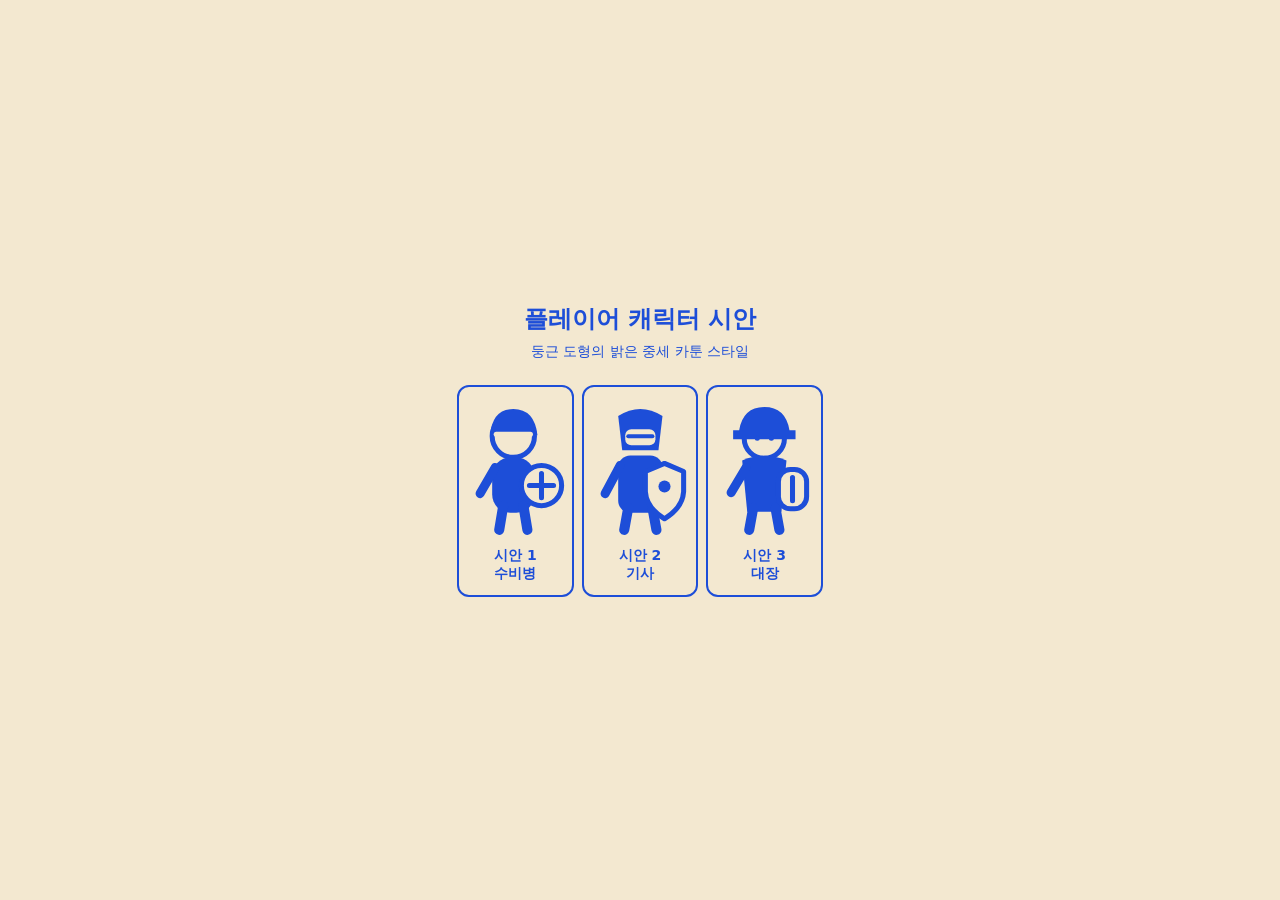
<file: test.html>
<!doctype html>
<html lang="ko">
  <head>
    <meta charset="UTF-8" />
    <meta name="viewport" content="width=device-width, initial-scale=1.0" />
    <title>플레이어 캐릭터 시안</title>
    <style>
      :root {
        font-family: system-ui, sans-serif;
        color: #1d4ed8;
        background: #f3e8d0;
      }

      * {
        box-sizing: border-box;
      }

      body {
        min-width: 320px;
        min-height: 100dvh;
        margin: 0;
        display: grid;
        place-items: center;
      }

      main {
        width: min(100%, 390px);
        padding: 24px 12px;
        text-align: center;
      }

      h1 {
        margin: 0 0 8px;
        font-size: 24px;
      }

      .guide {
        margin: 0 0 24px;
        font-size: 14px;
      }

      .drafts {
        display: grid;
        grid-template-columns: repeat(3, minmax(0, 1fr));
        gap: 8px;
      }

      figure {
        min-width: 0;
        margin: 0;
        padding: 12px 6px;
        border: 2px solid #1d4ed8;
        border-radius: 12px;
      }

      svg {
        display: block;
        width: 100%;
        height: auto;
      }

      figcaption {
        margin-top: 8px;
        font-size: 14px;
        font-weight: 700;
      }
    </style>
  </head>
  <body>
    <main>
      <h1>플레이어 캐릭터 시안</h1>
      <p class="guide">둥근 도형의 밝은 중세 카툰 스타일</p>

      <section class="drafts" aria-label="플레이어 캐릭터 시안 세 가지">
        <figure>
          <svg viewBox="0 0 100 140" role="img" aria-labelledby="guard-title">
            <title id="guard-title">둥근 방패를 든 수비병</title>
            <circle cx="48" cy="37" r="21" fill="#F3E8D0" stroke="#1D4ED8" stroke-width="5" />
            <path d="M25 36 Q27 10 48 10 Q69 10 72 36 Z" fill="#1D4ED8" />
            <path d="M31 35 H65" stroke="#F3E8D0" stroke-width="5" stroke-linecap="round" />
            <rect x="27" y="58" width="42" height="55" rx="18" fill="#1D4ED8" />
            <path d="M38 106 L34 130 M58 106 L62 130" stroke="#1D4ED8" stroke-width="10" stroke-linecap="round" />
            <path d="M30 68 L15 94" stroke="#1D4ED8" stroke-width="9" stroke-linecap="round" />
            <circle cx="76" cy="86" r="20" fill="#F3E8D0" stroke="#1D4ED8" stroke-width="5" />
            <path d="M76 74 V98 M64 86 H88" stroke="#1D4ED8" stroke-width="5" stroke-linecap="round" />
          </svg>
          <figcaption>시안 1<br />수비병</figcaption>
        </figure>

        <figure>
          <svg viewBox="0 0 100 140" role="img" aria-labelledby="knight-title">
            <title id="knight-title">각진 투구와 방패를 든 기사</title>
            <path d="M28 17 Q50 3 72 17 L68 51 H32 Z" fill="#1D4ED8" />
            <rect x="35" y="30" width="30" height="16" rx="6" fill="#F3E8D0" />
            <path d="M38 37 H62" stroke="#1D4ED8" stroke-width="4" stroke-linecap="round" />
            <rect x="28" y="56" width="44" height="57" rx="12" fill="#1D4ED8" />
            <path d="M38 108 L34 130 M62 108 L66 130" stroke="#1D4ED8" stroke-width="10" stroke-linecap="round" />
            <path d="M30 66 L15 94" stroke="#1D4ED8" stroke-width="9" stroke-linecap="round" />
            <path d="M74 64 L93 72 V92 Q92 108 74 119 Q56 108 55 92 V72 Z" fill="#F3E8D0" stroke="#1D4ED8" stroke-width="5" stroke-linejoin="round" />
            <circle cx="74" cy="87" r="6" fill="#1D4ED8" />
          </svg>
          <figcaption>시안 2<br />기사</figcaption>
        </figure>

        <figure>
          <svg viewBox="0 0 100 140" role="img" aria-labelledby="captain-title">
            <title id="captain-title">넓은 투구와 작은 방패를 든 대장</title>
            <circle cx="50" cy="39" r="20" fill="#F3E8D0" stroke="#1D4ED8" stroke-width="5" />
            <path d="M25 31 Q29 8 50 8 Q71 8 75 31 H81 V40 H19 V31 Z" fill="#1D4ED8" />
            <circle cx="43" cy="39" r="2.5" fill="#1D4ED8" />
            <circle cx="57" cy="39" r="2.5" fill="#1D4ED8" />
            <path d="M28 61 Q50 52 72 61 L67 112 H33 Z" fill="#1D4ED8" />
            <path d="M39 108 L35 130 M61 108 L65 130" stroke="#1D4ED8" stroke-width="10" stroke-linecap="round" />
            <path d="M32 68 L17 93" stroke="#1D4ED8" stroke-width="9" stroke-linecap="round" />
            <rect x="64" y="70" width="28" height="39" rx="12" fill="#F3E8D0" stroke="#1D4ED8" stroke-width="5" />
            <path d="M78 78 V101" stroke="#1D4ED8" stroke-width="5" stroke-linecap="round" />
          </svg>
          <figcaption>시안 3<br />대장</figcaption>
        </figure>
      </section>
    </main>
  </body>
</html>
</file>
